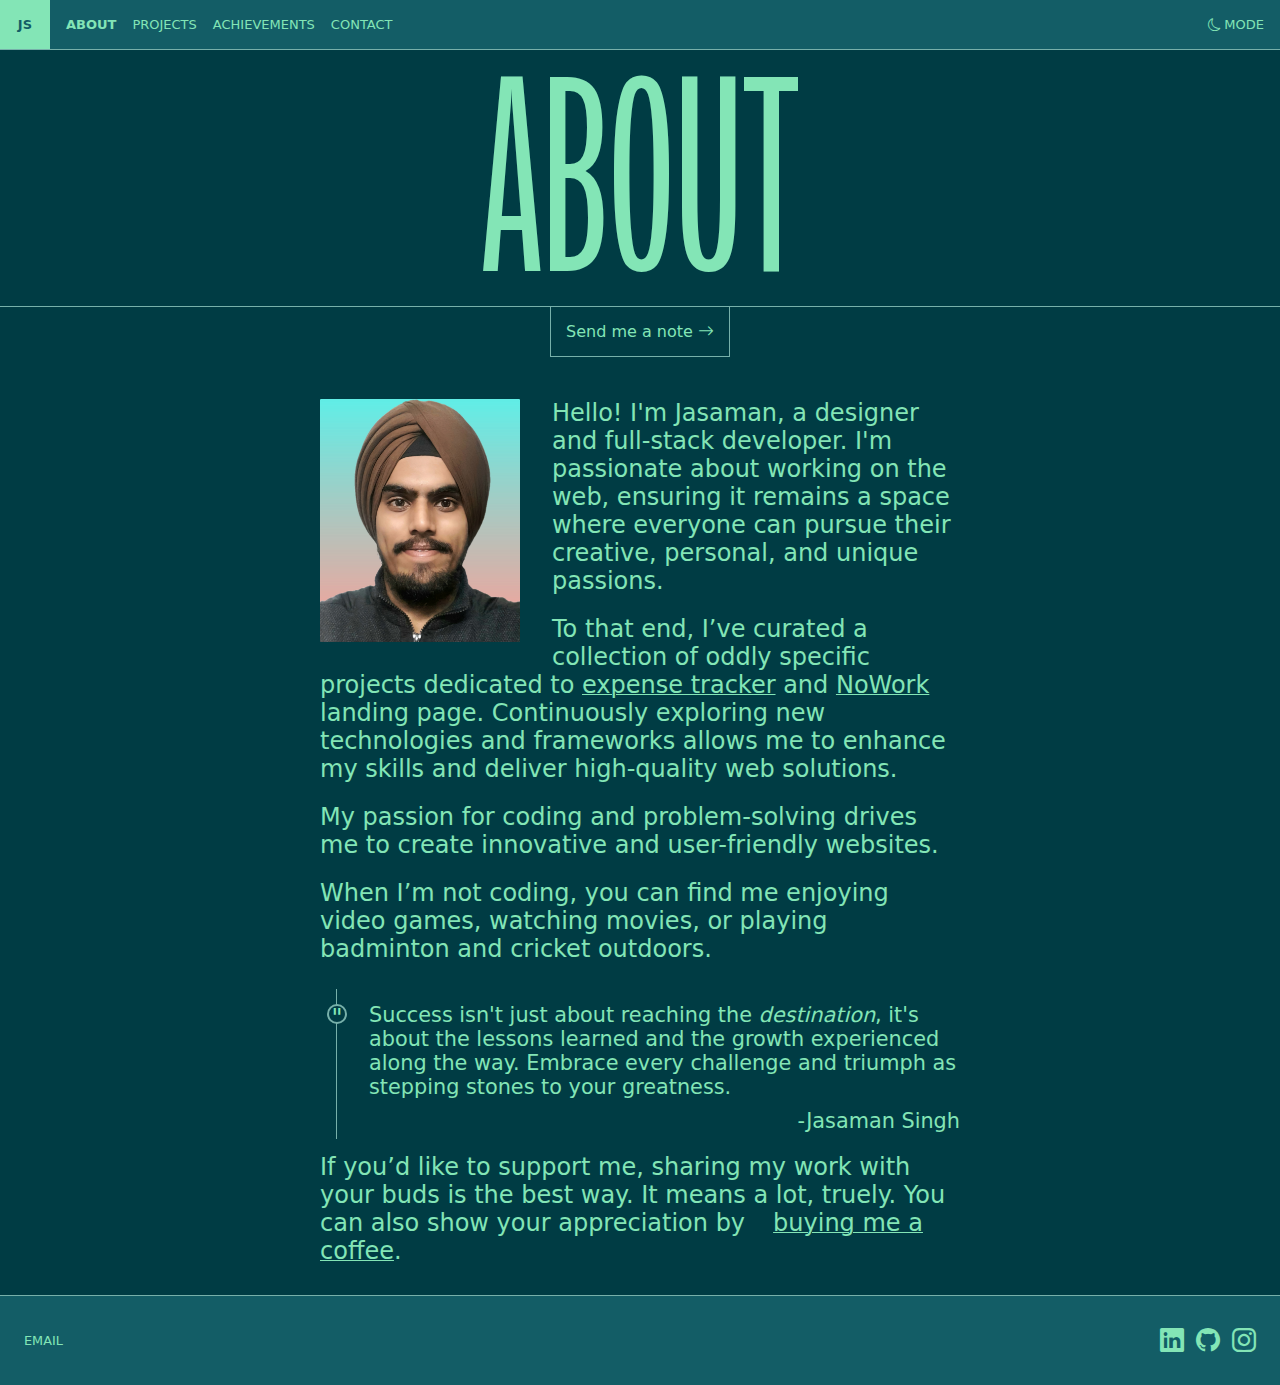
<file: pages/about.html>
<!DOCTYPE html>
<html lang="en">

<head>
    <meta charset="UTF-8">
    <meta name="viewport" content="width=device-width, initial-scale=1.0">
    <!-- title -->
    <title>About | Jasaman</title>

    <!-- browser icon -->
    <link rel="shortcut icon" href="../logo/js-favicon.webp" type="image/x-icon">

    <!-- materials -->
    <link rel="stylesheet" href="https://cdn.jsdelivr.net/npm/bootstrap-icons@1.11.3/font/bootstrap-icons.min.css">

    <!-- styles -->
    <link rel="stylesheet" href="../styles/common.css">
    <link rel="stylesheet" href="../styles/navbar.css">
    <link rel="stylesheet" href="../styles/footer.css">
    <link rel="stylesheet" href="../styles/about-page.css">
</head>

<body>
    <nav class="navbar">
        <div class="logo">
            <a href="../index.html">
                JS
            </a>
        </div>
        <div class="menu">
            <div class="list">
                <li><a href="./about.html">about</a></li>
                <li><a href="./projects.html">projects</a></li>
                <li><a href="./achievements.html">achievements</a></li>
                <li><a href="./contact.html">contact</a></li>
            </div>
            <button type="button" class="mode">
                <i class="bi bi-moon"></i>
                <!-- <i class="bi bi-sun"></i> -->
                <p>mode</p>
            </button>
        </div>
        <button id="toggleButton" class="toggle" type="button">
            <i class="bi bi-list"></i>
        </button>
    </nav>

    <!-- About page -->
    <main class="wrapper about">
        <div class="about-heading">
            <h1>about</h1>
        </div>
        <span class="send-note">
            <a href="mailto:jsc.21905@gmail.com" target="_blank">Send me a note <i class="bi bi-arrow-right"></i></a>
        </span>
        <div class="about-content">
            <section class="bio">
                <div class="introduction">
                    <p><img src="../logo/jasaman-singh.webp" alt="jasaman-singh">
                        Hello! I'm Jasaman, a designer and full-stack developer. I'm passionate about working on the
                        web, ensuring it remains a space where everyone can pursue their creative, personal, and unique
                        passions.</p>
                </div>

                <p>To that end, I’ve curated a collection of oddly specific projects dedicated to <a href="https://jasamansinghchaggar.github.io/Expense-Tracker" target="_blank">expense tracker</a> and <a href="https://jasamansinghchaggar.github.io/Landing-Website/" target="_blank">NoWork</a> landing page. Continuously exploring new technologies and frameworks allows me to enhance my skills and deliver high-quality web solutions.</p>

                <p>My passion for coding and problem-solving drives me to create innovative and user-friendly websites.</p>

                <p>When I’m not coding, you can find me enjoying video games, watching movies, or playing badminton and cricket outdoors.</p>

                <div class="quote">
                    <div class="quote-line">
                        <div class="quote-circle">&quot;</div>
                    </div>
                    <div class="quote-text">
                        <p>Success isn't just about reaching the <i>destination</i>, it's about the lessons learned and
                            the growth experienced along the way. Embrace every challenge and triumph as stepping stones
                            to your greatness.</p>
                        <div class="quote-name"> -Jasaman Singh</div>
                    </div>
                </div>

                <p class="buy-me-coffee">If you’d like to support me, sharing my work with your buds is the best way. It means a lot, truely. You can also show your appreciation by<span class="coffee"><a href="https://buymeacoffee.com/jasamansingh" target="_blank">buying me a coffee</a></span>.</p>
            </section>
        </div>
    </main>

    <footer>
        <div class="socials-list">
            <li><a href="mailto:jsc.21905@gmail.com" target="_blank">email</a></li>
        </div>
        <div class="socials-icon">
            <a href="https://www.linkedin.com/in/jasaman-singh-chaggar-502479291/" target="_blank"><i
                    class="bi bi-linkedin"></i></a>
            <a href="https://github.com/jasamansinghchaggar/" target="_blank"><i class="bi bi-github"></i></a>
            <a href="https://instagram.com/jasamansinghchaggar/"><i class="bi bi-instagram"></i></a>
        </div>
    </footer>

    <script src="../scripts/navbar.js"></script>
    <script src="../scripts/theme.js"></script>
</body>

</html>
</file>
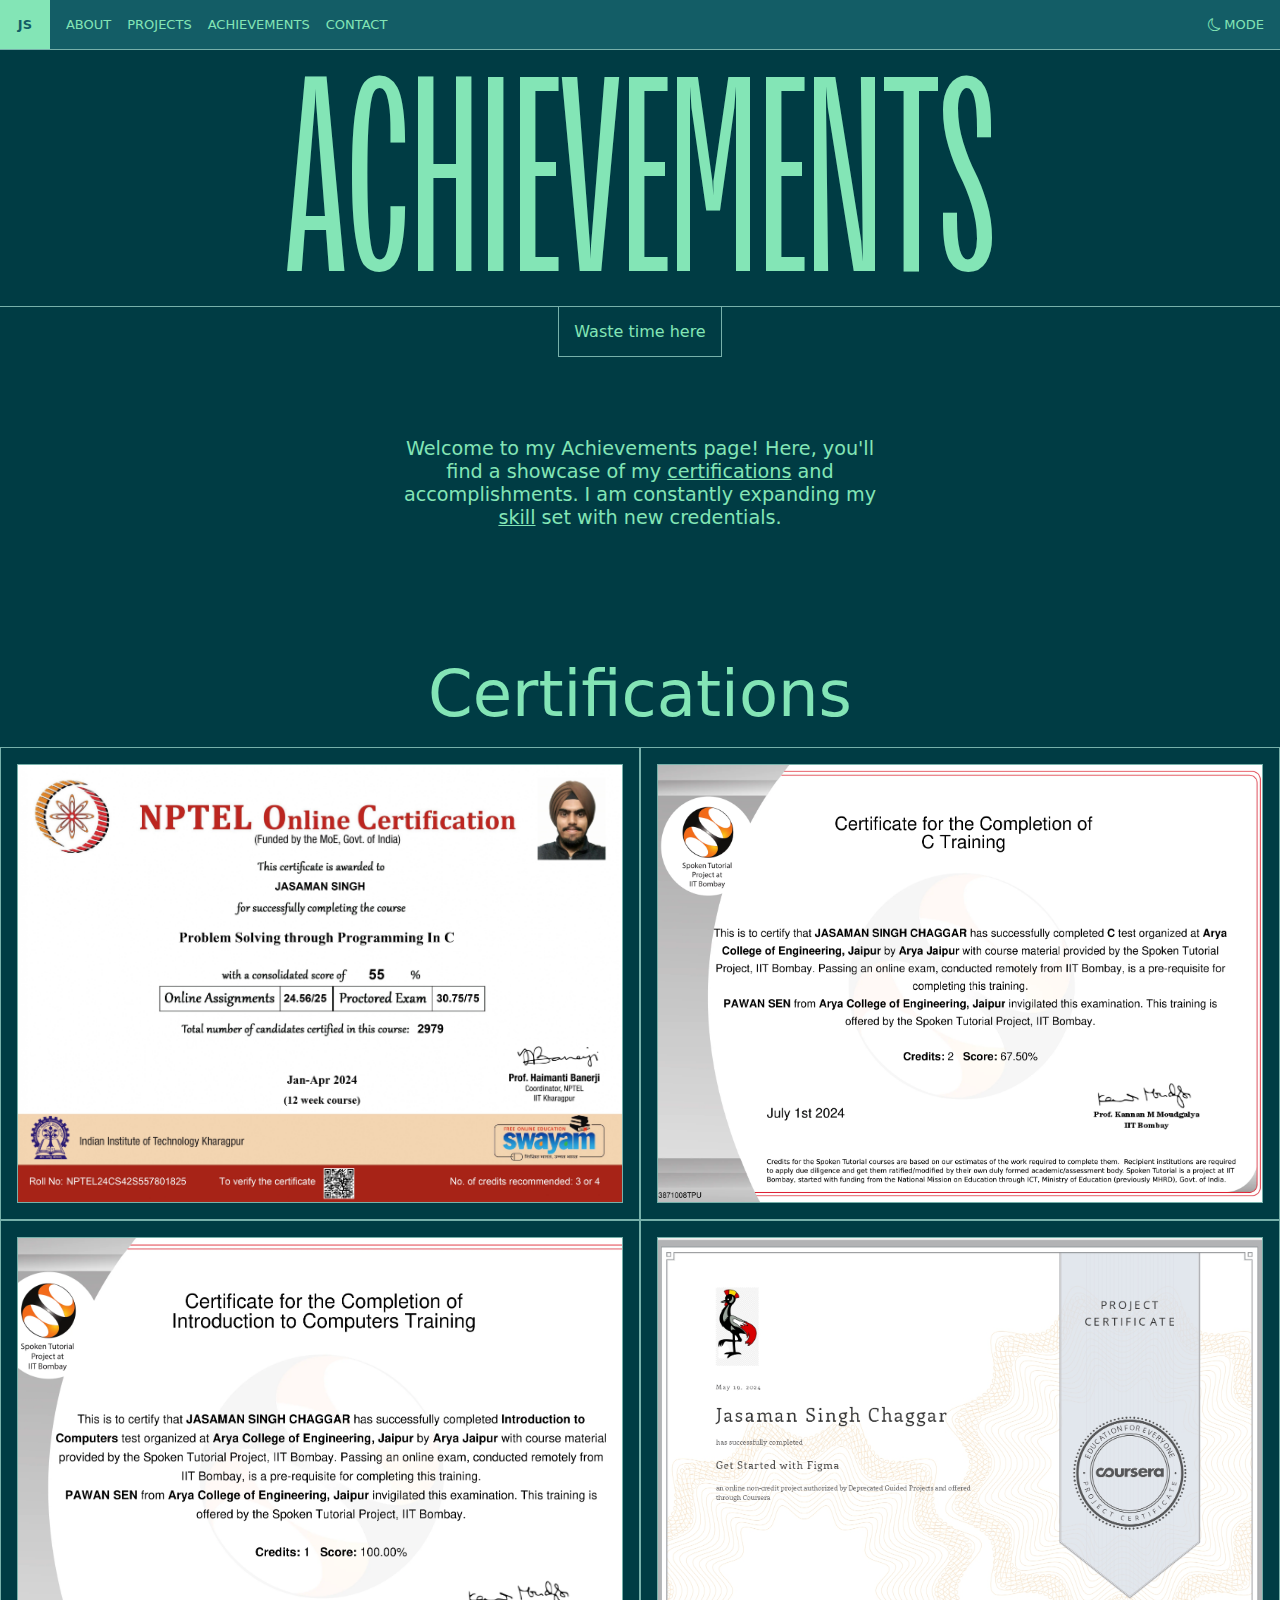
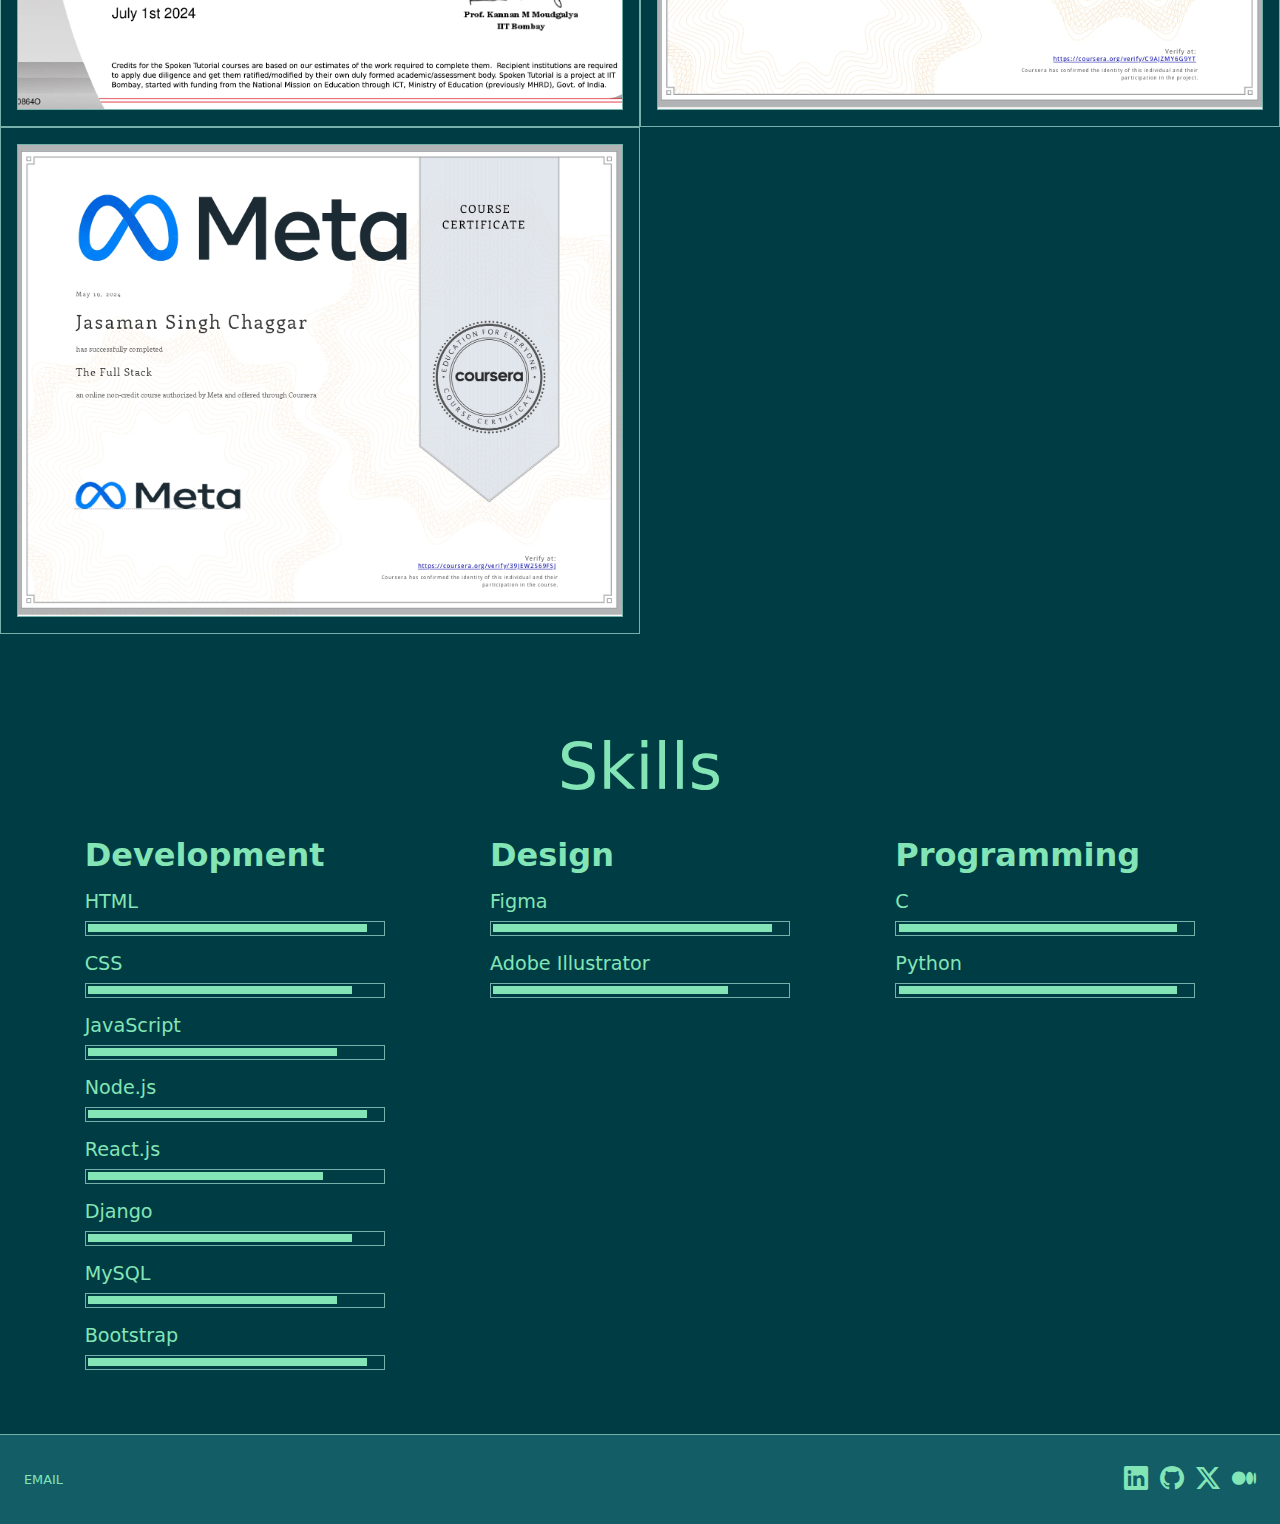
<file: pages/achievements.html>
<!DOCTYPE html>
<html lang="en">

<head>
    <meta charset="UTF-8">
    <meta name="viewport" content="width=device-width, initial-scale=1.0">
    <!-- title -->
    <title>Achievements | Jasaman</title>

    <!-- browser icon -->
    <link rel="shortcut icon" href="../logo/js-favicon.webp" type="image/x-icon">

    <!-- materials -->
    <link rel="stylesheet" href="https://cdn.jsdelivr.net/npm/bootstrap-icons@1.11.3/font/bootstrap-icons.min.css">

    <!-- styles -->
    <link rel="stylesheet" href="../styles/common.css">
    <link rel="stylesheet" href="../styles/navbar.css">
    <link rel="stylesheet" href="../styles/footer.css">
    <link rel="stylesheet" href="../styles/achievements-page.css">
</head>

<body>
    <nav class="navbar">
        <div class="logo">
            <a href="../index.html">
                JS
            </a>
        </div>
        <div class="menu">
            <div class="list">
                <li><a href="./about.html">about</a></li>
                <li><a href="./projects.html">projects</a></li>
                <li><a href="./achievements.html">achievements</a></li>
                <li><a href="./contact.html">contact</a></li>
            </div>
            <button type="button" class="mode">
                <i class="bi bi-moon"></i>
                <!-- <i class="bi bi-sun"></i> -->
                <p>mode</p>
            </button>
        </div>
        <button id="toggleButton" class="toggle" type="button">
            <i class="bi bi-list"></i>
        </button>
    </nav>

    <!-- achievements page -->
    <main class="wrapper achievements">
        <div class="achievements-heading">
            <h1>achievements</h1>
        </div>
        <span class="est">
            <p>Waste time here</p>
        </span>

        <section class="achievements-content">
            <div class="achievements-text">
                <p>
                    Welcome to my Achievements page! Here, you'll find a showcase of my <a href="#certificates" onclick="smoothScroll('certificates', event)">certifications</a> and accomplishments. I am constantly expanding my <a href="#skills" onclick="smoothScroll('skills', event)">skill</a> set with new credentials.
                </p>
            </div>

            <h2 id="certificates">Certifications</h2>

            <div class="achievements-cards">
                <div class="card">
                    <div class="card-image">
                        <a href="https://nptel.ac.in/noc/E_Certificate/NPTEL24CS42S55780182530525828" target="_blank"><img src="../images/Programming for Problem Solving in C.webp" alt="Programming for Problem Solving in C"></a>
                    </div>
                </div>
                <div class="card">
                    <div class="card-image">
                        <a href="https://spoken-tutorial.org/software-training/test/participant/certificate/116176/3871008/" target="_blank"><img src="../images/Certificate for the Completion of C Training.webp" alt="Certificate for the Completion of C Training"></a>
                    </div>
                </div>
                <div class="card">
                    <div class="card-image">
                        <a href="https://spoken-tutorial.org/software-training/test/participant/certificate/116165/3871008/" target="_blank"><img src="../images/Certificate for the Completion of Introduction to Computers Training.webp" alt="Certificate for the Completion of Introduction to Computers Training"></a>
                    </div>
                </div>
                <div class="card">
                    <div class="card-image">
                        <a href="https://www.coursera.org/account/accomplishments/records/C9AJZMY6G9YT" target="_blank"><img src="../images/Get Started with Figma.webp" alt="Get Started with Figma"></a>
                    </div>
                </div>
                <div class="card">
                    <div class="card-image">
                        <a href="https://www.coursera.org/account/accomplishments/verify/39JEW2S69FSJ" target="_blank"><img src="../images/The Full Stack.webp" alt="The Full Stack"></a>
                    </div>
                </div>
            </div>

            <div class="skills" id="skills">
                <h2>Skills</h2>
                <div class="all-skills">
                    <div class="development">
                        <h3>Development</h3>
                        <div class="development-skills">
                            <li class="html">
                                <p>HTML</p>
                                <div class="progress-bar">
                                    <div class="progress"></div>
                                </div>
                            </li>
                            <li class="css">
                                <p>CSS</p>
                                <div class="progress-bar">
                                    <div class="progress"></div>
                                </div>
                            </li>
                            <li class="js">
                                <p>JavaScript</p>
                                <div class="progress-bar">
                                    <div class="progress"></div>
                                </div>
                            </li>
                            <li class="nodejs">
                                <p>Node.js</p>
                                <div class="progress-bar">
                                    <div class="progress"></div>
                                </div>
                            </li>
                            <li class="reactjs">
                                <p>React.js</p>
                                <div class="progress-bar">
                                    <div class="progress"></div>
                                </div>
                            </li>
                            <li class="django">
                                <p>Django</p>
                                <div class="progress-bar">
                                    <div class="progress"></div>
                                </div>
                            </li>
                            <li class="mysql">
                                <p>MySQL</p>
                                <div class="progress-bar">
                                    <div class="progress"></div>
                                </div>
                            </li>
                            <li class="bootstrap">
                                <p>Bootstrap</p>
                                <div class="progress-bar">
                                    <div class="progress"></div>
                                </div>
                            </li>
                        </div>
                    </div>
                    <div class="design">
                        <h3>Design</h3>
                        <div class="design-skills">
                            <li class="figma">
                                <p>Figma</p>
                                <div class="progress-bar">
                                    <div class="progress"></div>
                                </div>
                            </li>
                            <li class="ai">
                                <p>Adobe Illustrator</p>
                                <div class="progress-bar">
                                    <div class="progress"></div>
                                </div>
                            </li>
                        </div>
                    </div>
                    <div class="programming">
                        <h3>Programming</h3>
                        <div class="programming-skills">
                            <li class="c">
                                <p>C</p>
                                <div class="progress-bar">
                                    <div class="progress"></div>
                                </div>
                            </li>
                            <li class="python">
                                <p>Python</p>
                                <div class="progress-bar">
                                    <div class="progress"></div>
                                </div>
                            </li>
                        </div>
                    </div>
                </div>
            </div>
        </section>
    </main>


    <footer>
        <div class="socials-list">
            <li><a href="mailto:jsc.21905@gmail.com" target="_blank">email</a></li>
        </div>
        <div class="socials-icon">
            <a href="https://www.linkedin.com/in/jasaman-singh-chaggar-502479291/" target="_blank"><i
                    class="bi bi-linkedin"></i></a>
            <a href="https://github.com/jasamansinghchaggar/" target="_blank"><i class="bi bi-github"></i></a>
            <a href="https://x.com/jasamansingh21" target="_blank"><i class="bi bi-twitter-x"></i></a>
            <a href="https://medium.com/@jsc.21905" target="_blank"><i class="bi bi-medium"></i></a>
        </div>
    </footer>



    <script src="../scripts/navbar.js"></script>
    <script src="../scripts/theme.js"></script>
    <script src="../scripts/smoothscroll.js"></script>
</body>

</html>
</file>
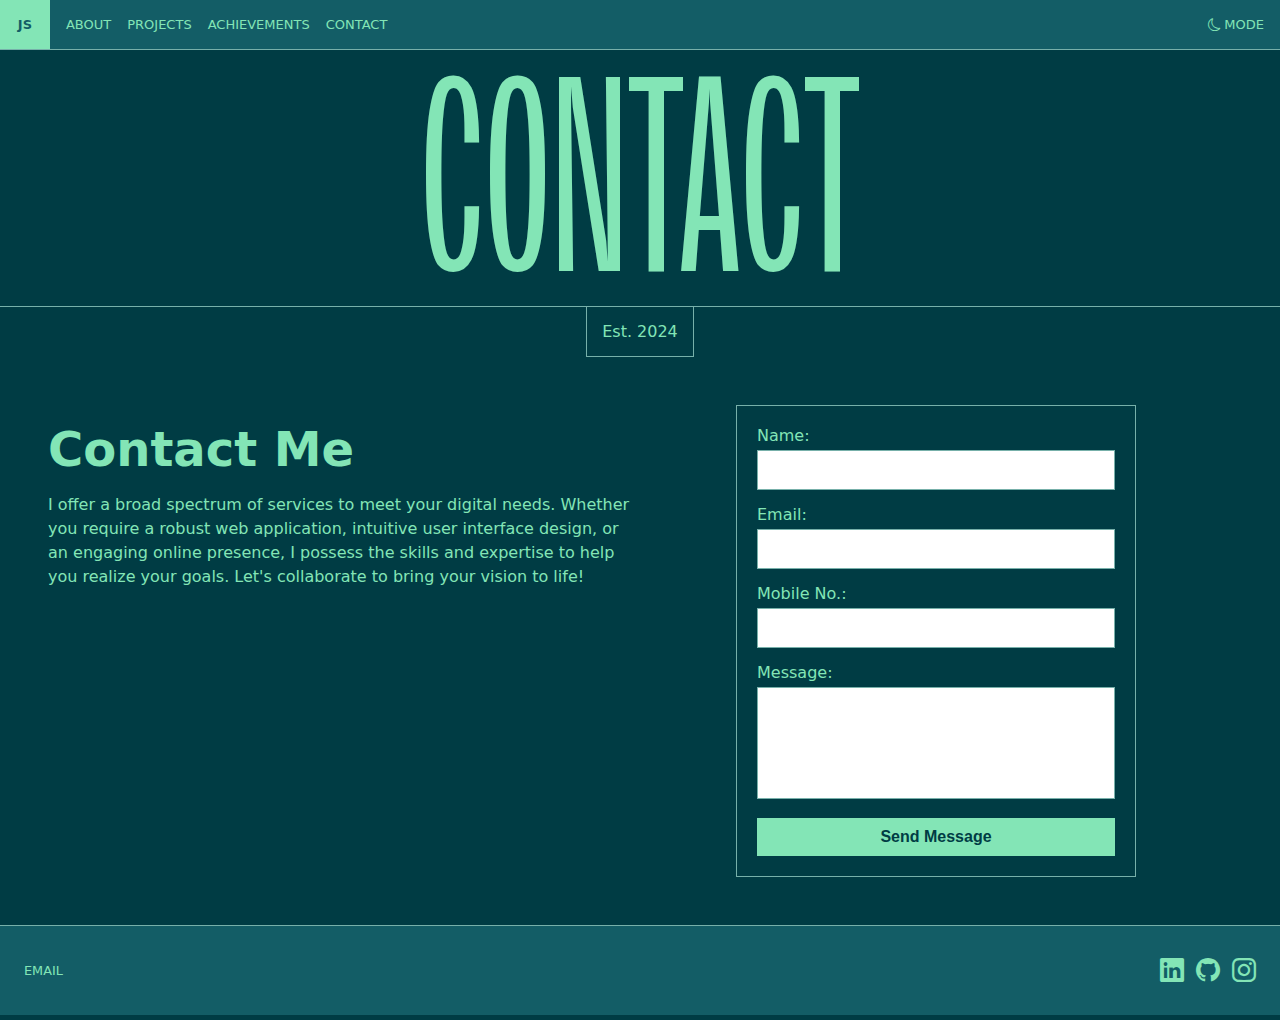
<file: pages/contact.html>
<!DOCTYPE html>
<html lang="en">

<head>
    <meta charset="UTF-8">
    <meta name="viewport" content="width=device-width, initial-scale=1.0">
    <!-- title -->
    <title>Contact | Jasaman</title>

    <!-- browser icon -->
    <link rel="shortcut icon" href="../logo/js-favicon.webp" type="image/x-icon">

    <!-- materials -->
    <link rel="stylesheet" href="https://cdn.jsdelivr.net/npm/bootstrap-icons@1.11.3/font/bootstrap-icons.min.css">

    <!-- styles -->
    <link rel="stylesheet" href="../styles/common.css">
    <link rel="stylesheet" href="../styles/navbar.css">
    <link rel="stylesheet" href="../styles/footer.css">
    <link rel="stylesheet" href="../styles/contact-page.css">
</head>

<body>
    <nav class="navbar">
        <div class="logo">
            <a href="../index.html">
                JS
            </a>
        </div>
        <div class="menu">
            <div class="list">
                <li><a href="./about.html">about</a></li>
                <li><a href="./projects.html">projects</a></li>
                <li><a href="./achievements.html">achievements</a></li>
                <li><a href="./contact.html">contact</a></li>
            </div>
            <button type="button" class="mode">
                <i class="bi bi-moon"></i>
                <p>mode</p>
            </button>
        </div>
        <button id="toggleButton" class="toggle" type="button">
            <i class="bi bi-list"></i>
        </button>
    </nav>

    <!-- Contacts page -->
    <main class="wrapper contacts">
        <div class="contacts-heading">
            <h1>contact</h1>
        </div>
        <span class="est">
            <p>Est. 2024</p>
        </span>

        <section class="contact">
            <div class="service-text">
                <h1>Contact Me</h1>
                <p>I offer a broad spectrum of services to meet your digital needs. Whether you require a robust web application, intuitive user interface design, or an engaging online presence, I possess the skills and expertise to help you realize your goals. Let's collaborate to bring your vision to life!</p>
            </div>
            <div class="form-wrapper">
                <form class="contact-form" action="https://api.web3forms.com/submit" method="POST">
                    <input type="hidden" name="access_key" value="a8f70438-0739-4e98-8d80-ccb48a1b598c">
                    <div class="form-group">
                        <label for="name">Name:</label>
                        <input type="text" id="name" name="name" maxlength="30" required>
                    </div>
                    <div class="form-group">
                        <label for="email">Email:</label>
                        <input type="email" id="email" name="email" maxlength="20" required>
                    </div>
                    <div class="form-group">
                        <label for="phone">Mobile No.:</label>
                        <input type="tel" id="phone" name="phone" maxlength="10">
                    </div>
                    <div class="form-group">
                        <label for="message">Message:</label>
                        <textarea id="message" name="message" rows="5" maxlength="150" required></textarea>
                    </div>
                    <button type="submit">Send Message</button>
                </form>
            </div>
        </section>
    </main>

    <footer>
        <div class="socials-list">
            <li><a href="mailto:jsc.21905@gmail.com" target="_blank">email</a></li>
        </div>
        <div class="socials-icon">
            <a href="https://www.linkedin.com/in/jasaman-singh-chaggar-502479291/" target="_blank"><i
                    class="bi bi-linkedin"></i></a>
            <a href="https://github.com/jasamansinghchaggar/" target="_blank"><i class="bi bi-github"></i></a>
            <a href="https://instagram.com/jasamansinghchaggar/"><i class="bi bi-instagram"></i></a>
        </div>
    </footer>

    <script src="../scripts/navbar.js"></script>
    <script src="../scripts/theme.js"></script>
</body>

</html>
</file>
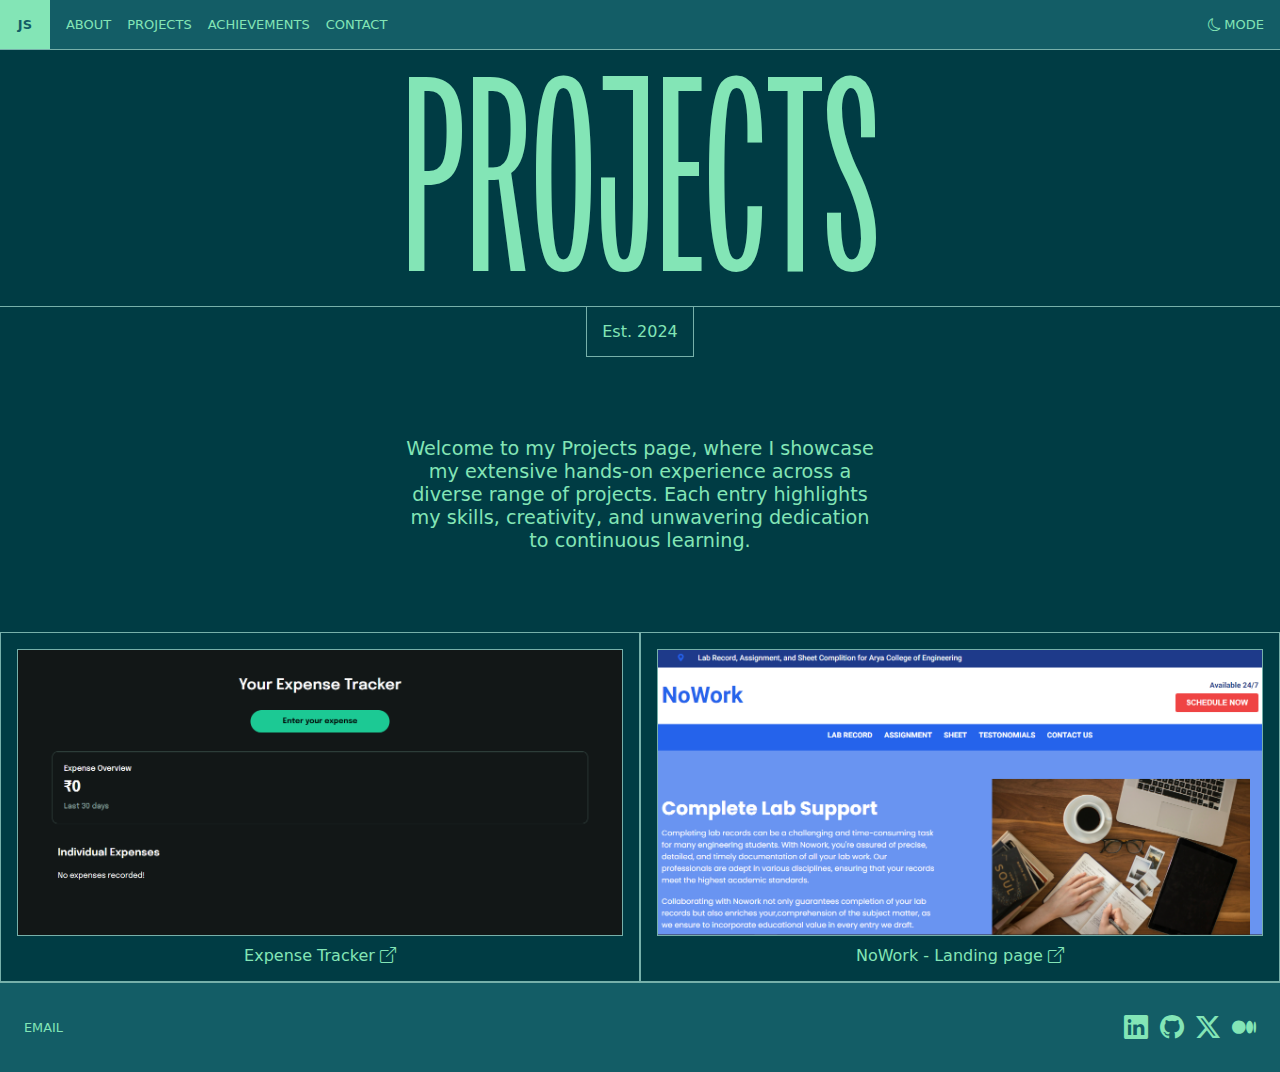
<file: pages/projects.html>
<!DOCTYPE html>
<html lang="en">

<head>
    <meta charset="UTF-8">
    <meta name="viewport" content="width=device-width, initial-scale=1.0">
    <!-- title -->
    <title>Projects | Jasaman</title>

    <!-- browser icon -->
    <link rel="shortcut icon" href="../logo/js-favicon.webp" type="image/x-icon">

    <!-- materials -->
    <link rel="stylesheet" href="https://cdn.jsdelivr.net/npm/bootstrap-icons@1.11.3/font/bootstrap-icons.min.css">

    <!-- styles -->
    <link rel="stylesheet" href="../styles/common.css">
    <link rel="stylesheet" href="../styles/navbar.css">
    <link rel="stylesheet" href="../styles/footer.css">
    <link rel="stylesheet" href="../styles/projects-page.css">
</head>

<body>
    <nav class="navbar">
        <div class="logo">
            <a href="../index.html">
                JS
            </a>
        </div>
        <div class="menu">
            <div class="list">
                <li><a href="./about.html">about</a></li>
                <li><a href="./projects.html">projects</a></li>
                <li><a href="./achievements.html">achievements</a></li>
                <li><a href="./contact.html">contact</a></li>
            </div>
            <button type="button" class="mode">
                <i class="bi bi-moon"></i>
                <p>mode</p>
            </button>
        </div>
        <button id="toggleButton" class="toggle" type="button">
            <i class="bi bi-list"></i>
        </button>
    </nav>

    <!-- Projects page -->
    <main class="wrapper projects">
        <div class="projects-heading">
            <h1>projects</h1>
        </div>
        <span class="est">
            <p>Est. 2024</p>
        </span>

        <section class="projects-content">
            <div class="projects-text">
                <p>
                    Welcome to my Projects page, where I showcase my extensive hands-on experience across a diverse range of projects. Each entry highlights my skills, creativity, and unwavering dedication to continuous learning.
                </p>
            </div>
            <div class="projects-cards">
                <div class="card">
                    <div class="card-image">
                        <img src="../images/expense-tracker.webp" alt="Expense-Tracker">
                    </div>
                    <div class="card-text">
                        <a href="https://jasamansinghchaggar.github.io/Expense-Tracker/" target="_blank">Expense Tracker <i class="bi bi-box-arrow-up-right"></i></a>
                    </div>
                </div>
                <div class="card">
                    <div class="card-image">
                        <img src="../images/NoWork.webp" alt="NoWork">
                    </div>
                    <div class="card-text">
                        <a href="https://jasamansinghchaggar.github.io/Landing-Website/" target="_blank">NoWork - Landing page <i class="bi bi-box-arrow-up-right"></i></a>
                    </div>
                </div>

            </div>
        </section>
    </main>


    <footer>
        <div class="socials-list">
            <li><a href="mailto:jsc.21905@gmail.com" target="_blank">email</a></li>
        </div>
        <div class="socials-icon">
            <a href="https://www.linkedin.com/in/jasaman-singh-chaggar-502479291/" target="_blank"><i
                    class="bi bi-linkedin"></i></a>
            <a href="https://github.com/jasamansinghchaggar/" target="_blank"><i class="bi bi-github"></i></a>
            <a href="https://x.com/jasamansingh21" target="_blank"><i class="bi bi-twitter-x"></i></a>
            <a href="https://medium.com/@jsc.21905" target="_blank"><i class="bi bi-medium"></i></a>
        </div>
    </footer>

    <script src="../scripts/navbar.js"></script>
    <script src="../scripts/theme.js"></script>
</body>

</html>
</file>
<file: styles/common.css>
@font-face {
  font-family: 'NewTitle-Regular';
  src: url('../fonts/NewTitle_Complete/Fonts/WEB/fonts/NewTitle-Regular.woff2') format('woff2'),
       url('../fonts/NewTitle_Complete/Fonts/WEB/fonts/NewTitle-Regular.woff') format('woff'),
       url('../fonts/NewTitle_Complete/Fonts/WEB/fonts/NewTitle-Regular.ttf') format('truetype');
  font-weight: 400;
  font-display: swap;
  font-style: normal;
}

/* .dark-theme {
  --logo-bg-color: #f7f7f7;
  --logo-text-color: #000;
  --bg-color: #000;
  --text-color: #f7f7f7;
  --side_menu-bg-color: #212529;
  --gradient1: #cecdcd9c;
  --gradient2: #cecdcd9c;
  --line: #f7f7f74d;
  --progress: #f7f7f7;
} */

.dark-theme {
  --logo-bg-color: #83e5b6;
  --logo-text-color: #135d66;
  --nav-bg-color: #135d66;
  --nav-text-color: #83e5b6;
  --bg-color: #003c44;
  --text-color: #83e5b6;
  --footer-bg-color: #135d66;
  --side_menu-text-color: #135d66;
  --side_menu-bg-color: #3ec9ac;
  --line: #77b0aa;
  --review: #135d66;
  --progress: #83e5b6;
}

.light-theme {
  --logo-bg-color: #28343a;
  --logo-text-color: #f4eddf;
  --nav-bg-color: #f4eddf;
  --nav-text-color: #28343a;
  --bg-color: #d8cfb8;
  --text-color: #28343a;
  --footer-bg-color: #f4eddf;
  --side_menu-text-color: #f4eddf;
  --side_menu-bg-color: #28343a;
  --line: #77b0aa;
  --review: #f4eddf;
  --progress: #28343a;
}

/* .light-theme {
  --logo-bg-color: #000;
  --logo-text-color: #f7f7f7;
  --bg-color: #f7f7f7;
  --text-color: #000;
  --side_menu-bg-color: #e7e7e7;
  --gradient1: #0f0f0fc2;
  --gradient2: #0f0f0fc2;
  --line: #0c0c0c4d;
  --progress: #000;
} */

* {
  margin: 0;
  padding: 0;
  box-sizing: border-box;
}

html {
  scroll-behavior: smooth;
}

body {
  background-color: var(--bg-color);
  color: var(--text-color);
  font-family: system-ui, -apple-system, BlinkMacSystemFont, 'Segoe UI', Roboto, Oxygen, Ubuntu, Cantarell, 'Open Sans', 'Helvetica Neue', sans-serif;
}

.fade-in {
  opacity: 0;
  animation: fadeIn 1s ease-in-out forwards;
}

@keyframes fadeIn {
  100% {
    opacity: 1;
  }
}

::-webkit-scrollbar {
  width: 10px; 
}

::-webkit-scrollbar-track {
  background: transparent;
}

::-webkit-scrollbar-thumb {
  background-color: var(--text-color);
  border-radius: 4px;
}
</file>
<file: styles/navbar.css>
.navbar {
    display: flex;
    height: 50px;
    width: 100%;
    position: fixed;
    left: 0;
    top: 0;
    font-family: system-ui, 'Segoe UI', Roboto, sans-serif;
    text-transform: uppercase;
    font-size: small;
    font-weight: 500;
    border-bottom: 1px solid var(--line);
    z-index: 1000;
    background-color: var(--nav-bg-color);

    .logo {
        height: 49px;
        width: 3.25rem;
        display: flex;
        justify-content: center;
        align-items: center;
        background-color: var(--logo-bg-color);

        a {
            text-decoration: none;
            color: var(--logo-text-color);
            font-weight: 700;

            &:hover {
                text-decoration: underline var(--logo-text-color) 1px;
            }
        }
    }

    .menu {
        display: flex;
        align-items: center;
        justify-content: space-between;
        width: 100%;
        padding: 0 0.5rem;

        .list {
            width: 100%;
            display: flex;
            align-items: center;

            li {
                list-style: none;
                padding: 0.5rem;

                a {
                    text-decoration: none;
                    color: var(--nav-text-color);

                    &:hover {
                        text-decoration: underline var(--nav-text-color) 1px;
                    }
                }
            }



            &.active {
                max-height: 300px;
            }
        }

        .mode {
            background-color: inherit;
            color: var(--nav-text-color);
            border: none;
            cursor: pointer;
            padding: 0.5rem;
            display: flex;
            justify-content: center;
            gap: 0.2rem;
            text-transform: uppercase;
            font-family: system-ui, 'Segoe UI', Roboto, sans-serif;
            text-transform: uppercase;
            font-size: small;
            font-weight: 500;

            &:hover {
                text-decoration: underline var(--nav-text-color) 1px;
            }
        }
    }

    .toggle {
        display: none;
    }
}

@media screen and (max-width: 768px) {
    .navbar {
        .menu {
            flex-direction: row-reverse;

            .list {
                display: flex;
                position: fixed;
                top: 60px;
                right: 0.5rem;
                width: 150px;
                border-radius: 5px;
                background-color: var(--side_menu-bg-color);
                flex-direction: column;
                z-index: 1000;
                transition: max-height 0.5s ease-in-out;
                max-height: 0;
                overflow: hidden;

                &.active {
                    max-height: 300px;
                }

                li {
                    padding: 10px;

                    a {
                        color: var(--side_menu-text-color);
                        text-decoration: none;

                        &:hover {
                            text-decoration: underline var(--side_menu-text-color) 1px;
                        }
                    }
                }
            }
        }

        .mode {
            background-color: #fff;

            i {
                font-size: 1rem;
            }

            p {
                display: none;
            }
        }

        .toggle {
            display: block;
            height: 40px;
            width: 50px;
            margin: 5px 0px;
            margin-right: 5px;
            background-color: transparent;
            border: none;
            cursor: pointer;

            i {
                font-size: 2rem;
                color: var(--text-color);
            }
        }
    }
}
</file>
<file: styles/footer.css>
footer {
    height: 10vh;
    width: 100%;
    display: flex;
    justify-content: space-between;
    align-items: center;
    background-color: var(--footer-bg-color);
    color: var(--text-color);
    font-size: .8rem;
    font-weight: 500;
    border-top: 1px solid var(--line);
    padding: 1.5rem;
    position: relative;
    bottom: 0;


    .socials-list {
        display: flex;
        justify-content: center;
        align-items: center;
        gap: 1rem;

        li {
            list-style: none;
            text-transform: uppercase;
            gap: 1rem;

            a {
                color: var(--text-color);
                text-decoration: none;

                &:hover {
                    text-decoration: underline var(--text-color) 1px;
                }
            }
        }
    }

    .socials-icon a {
        font-size: 1.5rem;
        color: var(--text-color);
        text-decoration: none;
        padding-left: 0.5rem;
        display: inline-block;
        transition: transform 0.3s ease;

        &:hover {
            transform: rotate(5deg) scale(1.1);
        }
    }
}
</file>
<file: styles/about-page.css>
.navbar {
    .menu {
        .list {
            li:nth-child(1) {
                a {
                    font-weight: 900;
                }
            }
        }
    }
}

.about {
    margin-top: 50px;
}

.about-heading {
    height: max-content;
    width: 100%;
}

.about-heading h1 {
    font-family: 'NewTitle-Regular';
    display: grid;
    place-content: center;
    border-bottom: 1px solid var(--line);
    font-size: clamp(6rem, 40vw, 16rem);
    font-weight: 550;
    line-height: 1;
    text-transform: uppercase;
    text-align: center;
    text-wrap: balance;
}

.send-note {
    display: flex;
    justify-content: center;
    align-items: center;
}

.send-note a {
    padding: 15px;
    border-bottom: 1px solid var(--line);
    border-left: 1px solid var(--line);
    border-right: 1px solid var(--line);
    text-decoration: none;
    font-weight: 500;
    color: var(--text-color);
}

.send-note a:hover {
    text-decoration: underline var(--text-color) 1px;
}

.about-content {
    height: max-content;
    width: 100%;
}

.about-content .bio {
    margin: auto;
    padding-top: 2rem;
    width: 50vw;
    font-size: 1.5rem;
    font-weight: 100;
}

.about-content .bio .introduction {
    position: relative;
}

.about-content .bio .introduction img {
    border-radius: 1px;
    float: left;
    max-width: 200px;
    margin-right: 2rem;
    margin-bottom: 1rem;
}

.about-content p {
    padding: 10px 0;
}

.about-content p a {
    color: var(--text-color);
    text-decoration: underline var(--text-color) 1px;
    font-weight: 500;
}

.about-content p a:hover {
    text-decoration: underline var(--text-color) 2px;
}

.quote {
    display: flex;
    height: 150px;
}

.quote .quote-line {
    border-left: 1px solid var(--line);
    height: 100%;
    position: relative;
    margin: 1rem;
}

.quote .quote-line .quote-circle {
    position: absolute;
    top: 15px;
    left: -10px;
    border: 2px solid var(--line);
    border-radius: 50%;
    height: 20px;
    width: 20px;
    text-align: center;
    background-color: var(--bg-color);
    line-height: 25px;
}

.quote .quote-text {
    font-size: 1.3rem;
    padding: 20px 0;
    padding-left: 1rem;
}


.quote .quote-text .quote-name {
    text-align: right;
}

.buy-me-coffee {
    margin: 20px 0;
}

.buy-me-coffee .coffee {
    margin-left: 2px;
    padding: 6px 0 6px 26px;
    background-repeat: no-repeat;
    background-position: left center;
    background-image: url(https://lynnandtonic.com/assets/images/coffee.svg);
    background-size: 20px 30px;
}

@media (max-width: 768px) {
    .about-heading h1 {
        font-size: 10rem;
        top: -10px;
    }

    .about-content .bio {
        width: 80vw;
        font-size: 1.3rem;
    }

    .about-content .bio .introduction img {
        max-width: 100px;
        margin-right: 1rem;
    }

    .quote {
        height: 6rem;
    }

    .quote .quote-line {
        margin: 0.5rem 0;
    }

    .quote .quote-line .quote-circle {
        top: 10px;
        left: -5px;
        height: 15px;
        width: 15px;
    }

    .quote .quote-text {
        font-size: 1.3rem;
        padding: 10px;
    }

    .quote .quote-text .quote-name {
        text-align: right;
    }

    .buy-me-coffee .coffee {
        background-size: 15px 25px;
        padding: 6px 0 6px 20px;
    }
}

@media (max-width: 480px) {
    .quote {
        height: 10rem;
    }

    .quote .quote-line .quote-circle {
        top: 8px;
        left: -8px;
        height: 15px;
        width: 15px;
    }

    .quote .quote-text {
        font-size: 1rem;
        padding: 10px;
    }
}

.reviews {
    width: 50%;
    height: max-content;
    margin: auto;
    overflow: hidden;

    h2 {
        width: 100%;
        font-weight: 500;
        color: var(--text-color);
        padding-bottom: 20px;
    }

    .reviews-roller {
        overflow: auto;
        display: flex;

        &::-webkit-scrollbar {
            display: none;
        }

        .review {
            background-color: var(--review);
            border-radius: 10px;
            height: 100%;
            width: 60%;
            padding: 20px;
            margin: 20px 10px;
            flex: 0 0 auto;
            animation-name: roll;
            animation-duration: 5s;
            animation-timing-function: linear;
            animation-iteration-count: infinite;


            .reviewer-info {
                display: flex;
                align-items: center;
                gap: 0.8rem;

                .avatar {
                    font-size: 2rem;
                }

                .name {
                    font-size: 1.25rem;
                }
            }

            .review-message {
                font-size: 1.2rem;
                text-wrap: wrap;

                p {
                    text-align: justify;
                }
            }
        }
    }
}

@keyframes roll {
    from {
        transform: translateX(0);

    }

    to {
        transform: translateX(-105%);
    }
}

@media (max-width:768px) {

    .reviews {
        width: 100%;

        h2 {
            padding-top: 20px;
            font-size: 25px;
            text-align: center;
        }

        .review {
            .reviewer-info {
                .avatar {
                    font-size: 1.5rem !important;
                }

                .name {
                    font-size: 1rem !important;
                }
            }

            .review-message {
                p {
                    font-size: 1rem;
                }
            }
        }
    }
    @keyframes roll {
        from {
            transform: translateX(0);

        }

        to {
            transform: translateX(-108%);
        }
    }
}
</file>
<file: styles/achievements-page.css>
.achievements {
    margin-top: 50px;
    width: 100%;
    /* height: 200vh; */
}

.achievements-heading {
    height: max-content;
    width: 100%;
}

.achievements-heading h1 {
    font-family: 'NewTitle-Regular';
    display: grid;
    place-content: center;
    border-bottom: 1px solid var(--line);
    font-size: clamp(6rem, 40vw, 16rem);
    font-weight: 550;
    line-height: 1;
    text-transform: uppercase;
    text-align: center;
    text-wrap: balance;
}

.est {
    display: flex;
    justify-content: center;
    align-items: center;
}

.est p {
    padding: 15px;
    border-bottom: 1px solid var(--line);
    border-left: 1px solid var(--line);
    border-right: 1px solid var(--line);
    font-weight: 500;
    color: var(--text-color);
}

.achievements-content {
    width: 100%;
    height: max-content;
    overflow: hidden;

    h2 {
        font-size: 4rem;
        font-weight: 500;
        text-align: center;
        padding-top: 3rem;
        padding-bottom: 1rem;
    }

    .achievements-text {
        margin: auto;
        text-align: center;
        padding: 5rem;
        width: 50vw;
        font-size: 1.2rem;
        font-weight: 200;

        a {
            color: var(--text-color);
            font-weight: 500;
        }
    }

    .achievements-cards {
        display: grid;
        grid-template-columns: repeat(auto-fill, minmax(450px, 1fr));
        height: max-content;

        .card {
            display: flex;
            flex-direction: column;
            justify-content: center;
            align-items: center;
            padding: 1rem;
            border: 1px solid var(--line);
            background-color: var(--bg-color);
            height: 100%;

            .card-image {
                width: 100%;
                height: 100%;
                border: 1px solid var(--line);
                overflow: hidden;

                img {
                    width: 100%;
                    height: 100%;
                    object-fit: cover;
                    transition: transform 120ms ease-in-out;

                    &:hover {
                        transition: transform 120ms ease-in-out;
                        transform: scale(0.9, 0.8);
                    }
                }
            }
        }
    }
}


@media (max-width: 768px) {

    .achievements-heading h1 {
        font-size: 7rem;
    }

    .achievements-content {
        h2 {
            font-size: 2.5rem;
        }

        .achievements-text {
            text-align: start;
            width: 80vw;
            padding: 3rem 0.5rem;
        }

        .achievements-cards {
            grid-template-columns: repeat(auto-fill, minmax(250px, 1fr));
            height: auto;

            .card {
                padding: 0.5rem;
            }
        }
    }
}

/* skills */
.skills {
    height: max-content;
    width: 100%;
    margin-top: 1rem;
    padding: 2rem;

    h3 {
        font-size: 2rem;
        padding: 1rem 0;
    }

    li {
        list-style: none;
        font-size: 1.2rem;
        display: flex;
        flex-direction: column;
        padding-bottom: 1rem;

        .progress-bar {
            width: 100%;
            height: 15px;
            margin-top: 0.5rem;
            border: 1px solid var(--line);
            box-sizing: border-box;
            padding: 2.5px;

            .progress {
                height: 100%;
                background-color: var(--progress);
            }
        }
    }

    .all-skills {
        display: flex;
        justify-content: space-around;
        flex-wrap: wrap;
        width: 100%;
        height: max-content;
        overflow: hidden;

        .development,
        .design,
        .programming {
            width: 300px;
            margin-bottom: 1rem;
        }

        .development-skills,
        .design-skills {
            width: 100%;
        }

        .development {
            .html .progress {
                width: 95%;
            }

            .css .progress {
                width: 90%;
            }

            .js .progress {
                width: 85%;
            }

            .nodejs .progress {
                width: 95%;
            }

            .reactjs .progress {
                width: 80%;
            }

            .django .progress {
                width: 90%;
            }

            .mysql .progress {
                width: 85%;
            }

            .bootstrap .progress {
                width: 95%;
            }
        }

        .design {
            .figma .progress {
                width: 95%;
            }

            .ai .progress {
                width: 80%;
            }
        }

        .programming {
            .c .progress {
                width: 95%;
            }

            .python .progress {
                width: 95%;
            }
        }
    }
}

@media (max-width: 768px) {
    .skills {
        padding: 1rem;
    }

    .skills h3 {
        font-size: 1.5rem;
        padding: 0.5rem 0;
    }

    .skills li {
        font-size: 1rem;
    }

    .all-skills {
        flex-direction: column;
        align-items: center;
    }

    .development,
    .design,
    .programming {
        width: 100%;
    }
}

@media (max-width: 480px) {
    .skills {
        padding: 0.5rem;
    }

    .skills h3 {
        font-size: 1.5rem;
        padding: 0.5rem 0;
    }

    .skills li {
        font-size: 0.9rem;
    }

    .all-skills {
        flex-direction: column;
        align-items: center;
    }

    .development,
    .design,
    .programming {
        width: 100%;
    }
}
</file>
<file: styles/contact-page.css>
.contacts {
    margin-top: 50px;
    width: 100%;
}

.contacts-heading {
    height: max-content;
    width: 100%;
}

.contacts-heading h1 {
    font-family: 'NewTitle-Regular';
    display: grid;
    place-content: center;
    border-bottom: 1px solid var(--line);
    font-size: clamp(6rem, 40vw, 16rem);
    font-weight: 550;
    line-height: 1;
    text-transform: uppercase;
    text-align: center;
    text-wrap: balance;
}

.est {
    display: flex;
    justify-content: center;
    align-items: center;
}

.est p {
    padding: 15px;
    border-bottom: 1px solid var(--line);
    border-left: 1px solid var(--line);
    border-right: 1px solid var(--line);
    font-weight: 500;
    color: var(--text-color);
}

.contact {
    display: flex;
    justify-content: space-around;
    width: 100%;
    height: max-content;
    padding: 3rem;

    .service-text {
        width: 50%;

        h1 {
            padding: 1rem 0;
            font-size: 3rem;
        }

        p {
            line-height: 1.5rem;
        }
    }

    .form-wrapper {
        width: 50%;
        display: flex;
        justify-content: center;
    }
}

.contact-form {
    background-color: var(--bg-color);
    border: 1px solid var(--line);
    padding: 20px;
    max-width: 400px;
    width: 100%;
}

.form-group {
    margin-bottom: 15px;
}

.form-group label {
    display: block;
    margin-bottom: 5px;
    font-weight: 500;
    color: var(--text-color);
}

.form-group input,
.form-group textarea {
    width: 100%;
    padding: 10px;
    border: 1px solid var(--line);
    font-size: 1rem;
    transition: border-color 0.3s;
}

.form-group input:focus,
.form-group textarea:focus {
    border-color: var(--text-color);
    outline: none;
}

.form-group textarea {
    resize: none;
}

button[type="submit"] {
    width: 100%;
    padding: 10px;
    border: none;
    background-color: var(--text-color);
    color: var(--bg-color);
    font-size: 1rem;
    font-weight: 550;
    cursor: pointer;
    transition: transform 0.3s ease-out, box-shadow 0.3s ease-out;
}

button[type="submit"]:hover {
    transform: translate(-7px, -7px);
    box-shadow: 7px 7px 0px var(--line);
}

@media (max-width:768px) {

    .contact {
        flex-direction: column;
        gap: 2rem;

        .service-text {
            width: 100%;
        }

        .form-wrapper {
            width: 100%;
        }
    }
}
</file>
<file: styles/projects-page.css>
.projects {
    margin-top: 50px;
    width: 100%;
}

.projects-heading {
    height: max-content;
    width: 100%;
}

.projects-heading h1 {
    font-family: 'NewTitle-Regular';
    display: grid;
    place-content: center;
    border-bottom: 1px solid var(--line);
    font-size: clamp(6rem, 40vw, 16rem);
    font-weight: 550;
    line-height: 1;
    text-transform: uppercase;
    text-align: center;
    text-wrap: balance;
}

.est {
    display: flex;
    justify-content: center;
    align-items: center;
}

.est p {
    padding: 15px;
    border-bottom: 1px solid var(--line);
    border-left: 1px solid var(--line);
    border-right: 1px solid var(--line);
    font-weight: 500;
    color: var(--text-color);
}

.projects-content {
    width: 100%;
    height: max-content;
    overflow: hidden;

    .projects-text {
        margin: auto;
        text-align: center;
        padding: 5rem;
        width: 50vw;
        font-size: 1.2rem;
        font-weight: 200;
    }

    .projects-cards {
        display: grid;
        grid-template-columns: repeat(auto-fill, minmax(450px, 1fr));
        height: 350px;

        .card {
            display: flex;
            flex-direction: column;
            justify-content: center;
            align-items: center;
            padding: 1rem;
            border: 1px solid var(--line);
            background-color: var(--bg-color);
            height: 100%;
            
            .card-image {
                width: 100%;
                height: 100%;
                border: 1px solid var(--line);
                overflow: hidden;

                img {
                    width: 100%;
                    height: 100%;
                    object-fit: cover;
                    transition: transform 120ms ease-in-out;
                }
            }

            .card-text {
                padding-top: 10px;

                a {
                    text-decoration: none;
                    font-weight: 500;
                    color: var(--text-color);

                    &:hover {
                        text-decoration: underline var(--text-color) 1px;
                    }
                }
            }
        }
    }
}


@media (max-width: 768px) {

    .projects-heading h1 {
        font-size: 10rem;
    }

    .projects-content {
        .projects-text {
            text-align: start;
            width: 80vw;
            padding: 3rem 0.5rem;
        }

        .projects-cards {
            grid-template-columns: repeat(auto-fill, minmax(250px, 1fr));
            height: auto;

            .card {
                padding: 0.5rem;
            }
        }
    }
}
</file>
